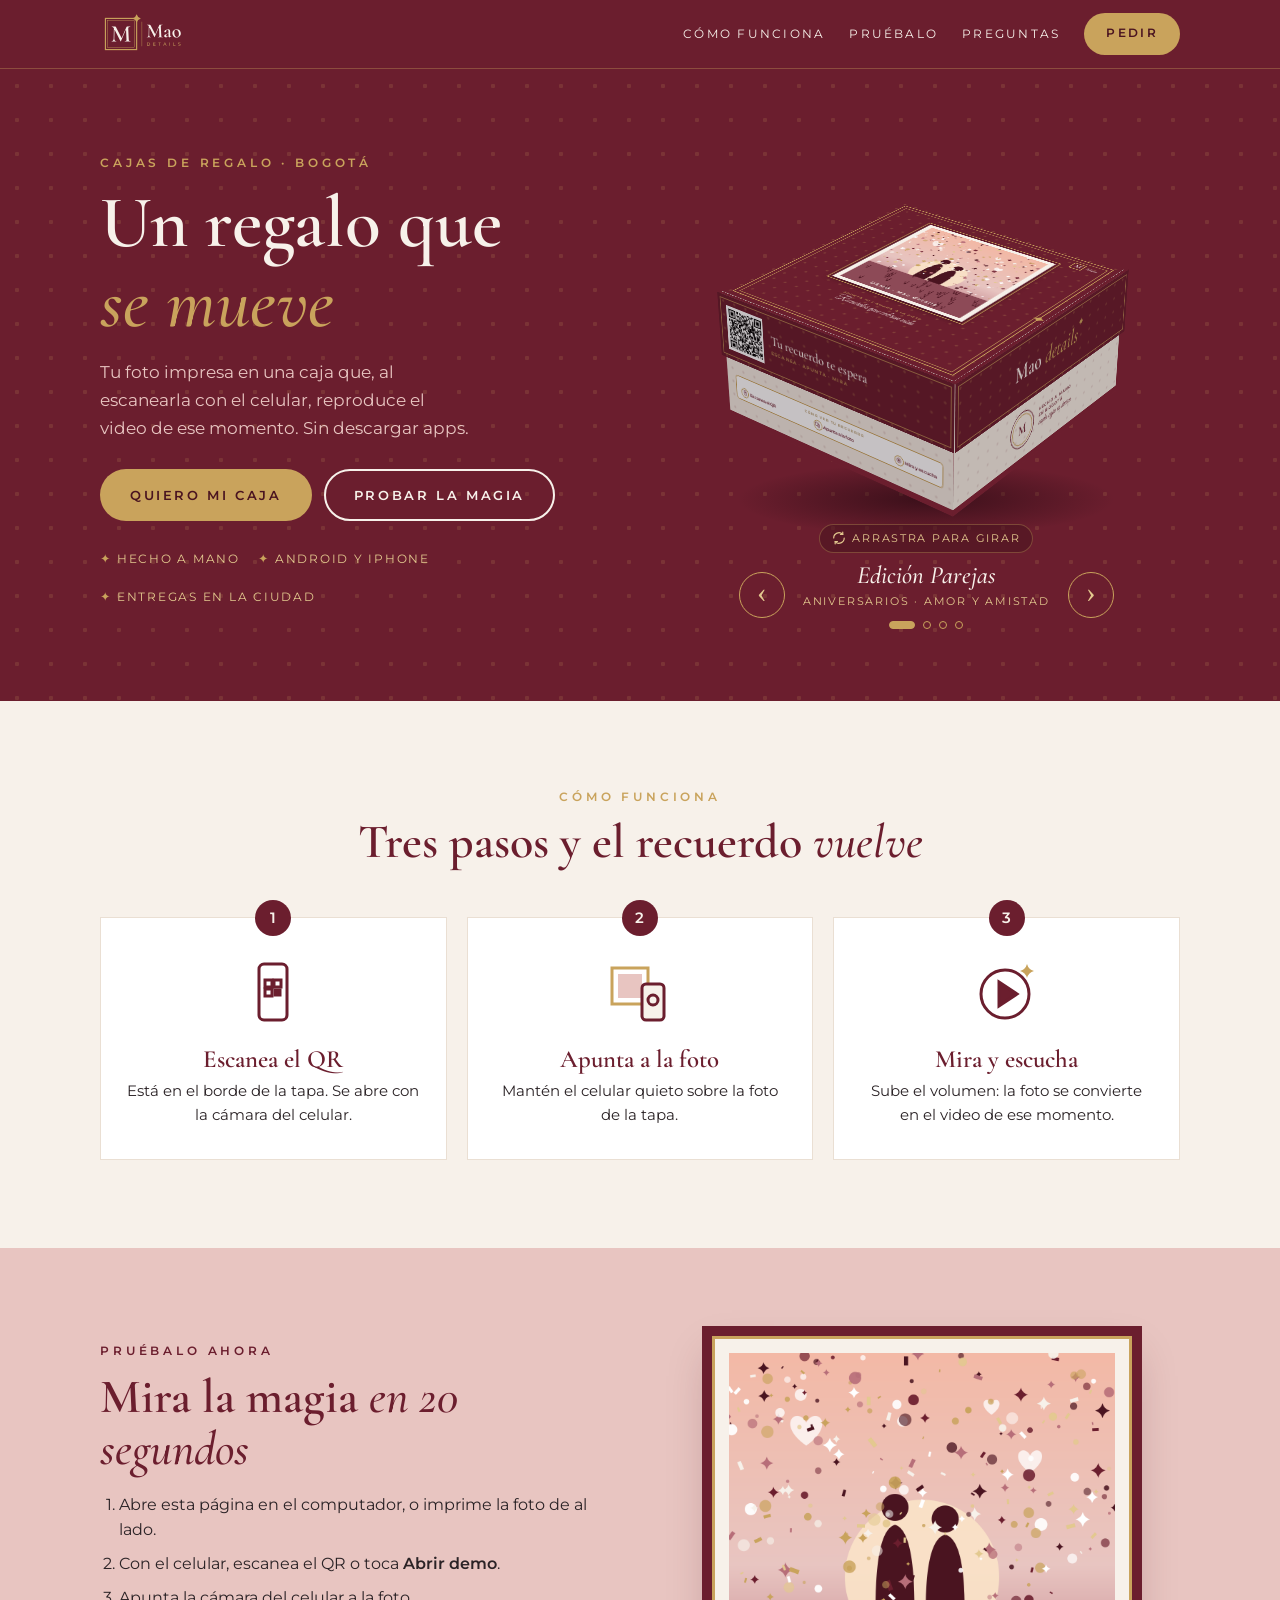
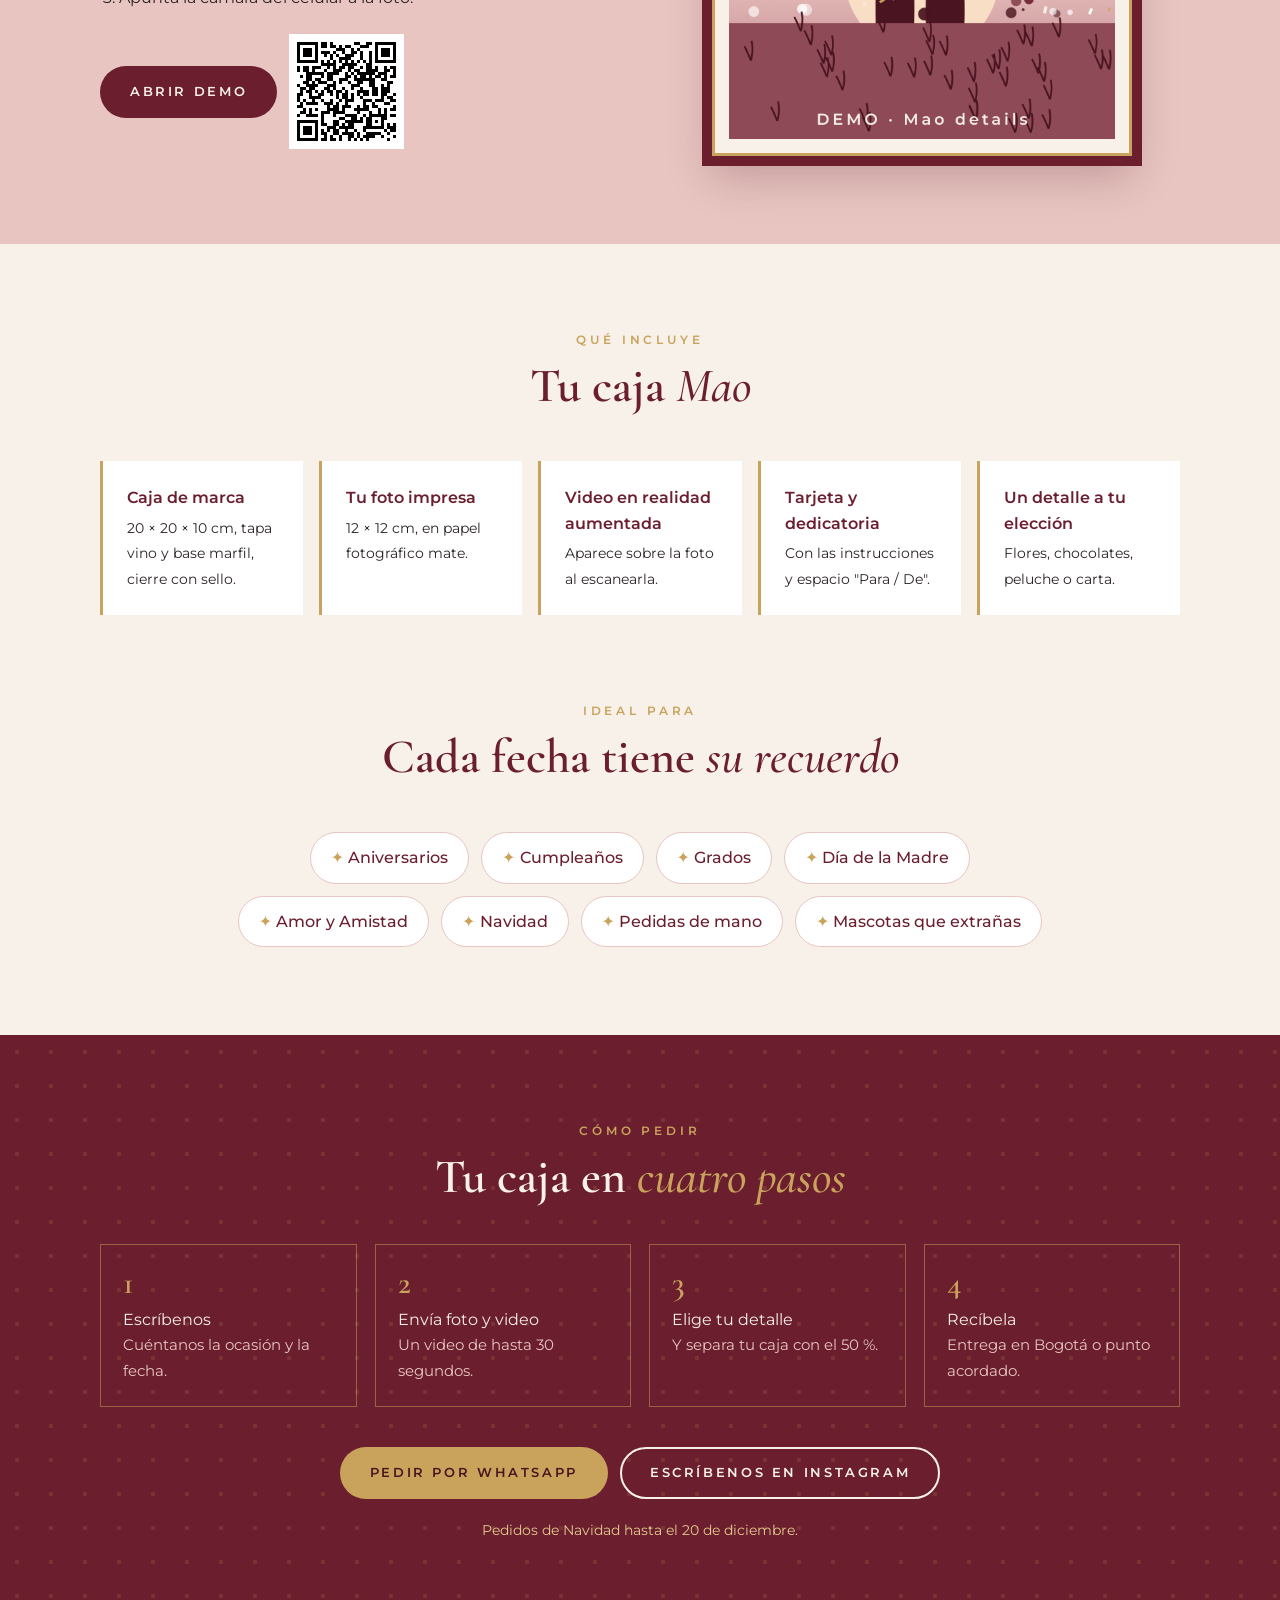
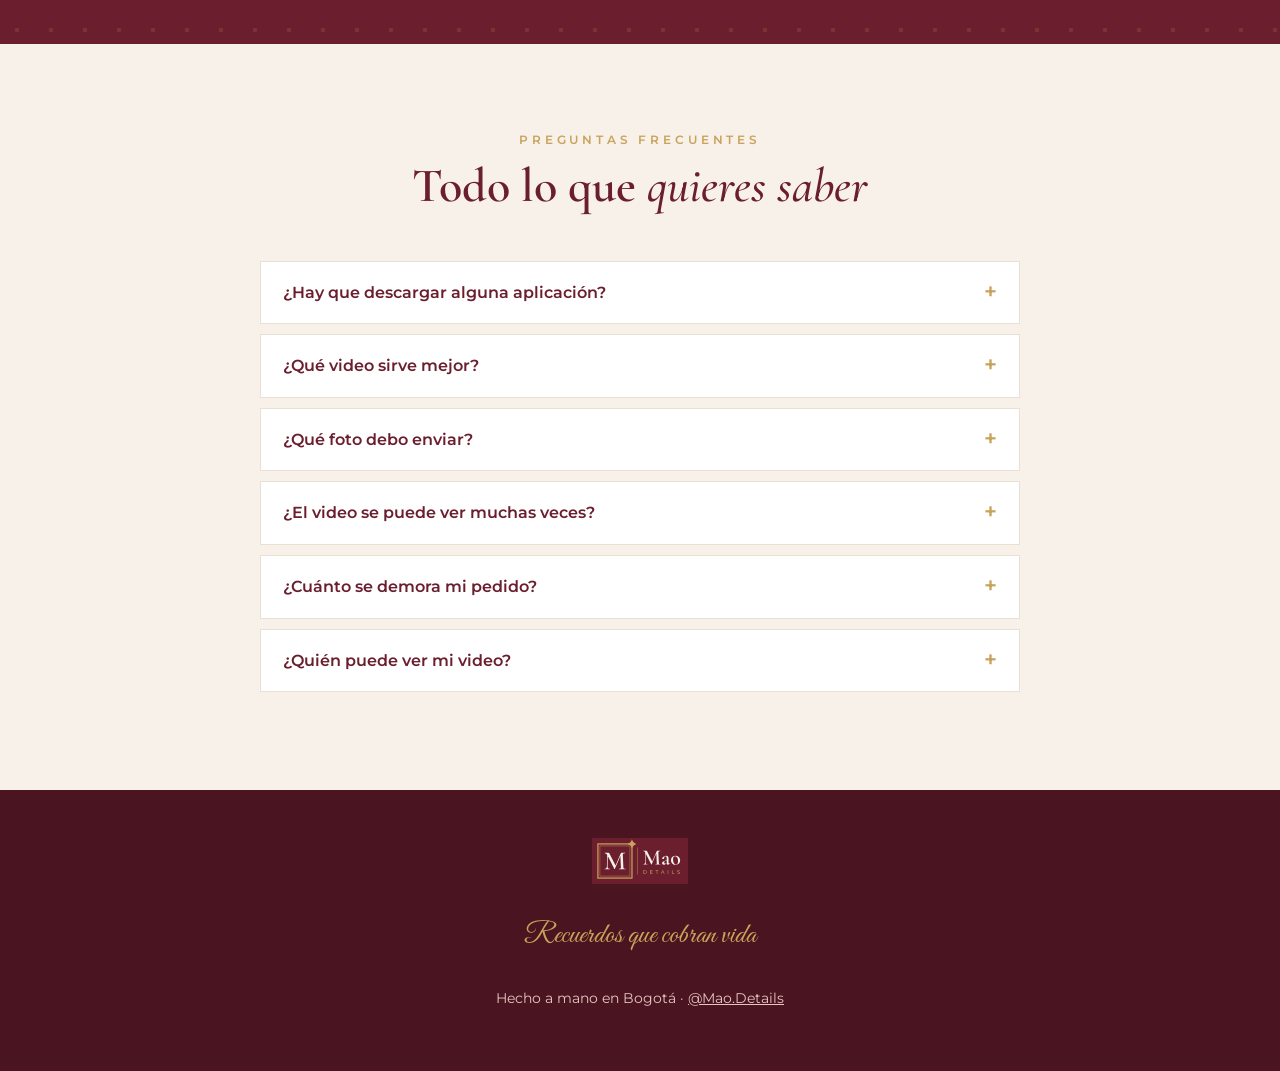
<file: index.html>
<!doctype html>
<html lang="es">
<head>
<meta charset="utf-8">
<meta name="viewport" content="width=device-width, initial-scale=1">
<title>Mao details · Recuerdos que cobran vida</title>
<meta name="description" content="Cajas de regalo en Bogotá con tu foto impresa que, al escanearla con el celular, reproduce el video de ese momento. Realidad aumentada sin descargar apps.">
<meta property="og:title" content="Mao details · Recuerdos que cobran vida">
<meta property="og:description" content="Cajas de regalo con foto + video en realidad aumentada. Bogotá.">
<meta property="og:image" content="assets/img/caja-mockup.png">
<meta name="theme-color" content="#6B1E2E">
<link rel="icon" href="assets/img/favicon.svg" type="image/svg+xml">
<link rel="icon" href="assets/img/favicon-32.png" sizes="32x32">
<link rel="apple-touch-icon" href="assets/img/icono-192.png">
<link rel="stylesheet" href="assets/css/estilos.css">
<style>
  /* Encabezado */
  .encabezado { position: sticky; top: 0; z-index: 10; background: var(--vino); border-bottom: 1px solid rgba(201,163,92,.35); }
  .encabezado .contenedor { display: flex; align-items: center; justify-content: space-between; min-height: 68px; gap: 16px; }
  .encabezado img { height: 42px; width: auto; }
  .encabezado nav { display: flex; align-items: center; gap: 24px; }
  .encabezado nav a.enlace { color: var(--marfil); text-decoration: none; font-size: .78rem; letter-spacing: .18em; text-transform: uppercase; }
  .encabezado nav a.enlace:hover { color: var(--dorado-cl); }
  .encabezado .boton { min-height: 42px; padding: 0 20px; font-size: .72rem; }
  @media (max-width: 760px) { .encabezado nav a.enlace { display: none; } }

  /* Portada */
  .heroe { color: var(--marfil); padding: 64px 0 72px; overflow: hidden; }
  .heroe .contenedor { display: grid; grid-template-columns: 1.05fr 1fr; align-items: center; gap: 40px; }
  .heroe h1 { color: var(--marfil); }
  .heroe h1 em { color: var(--dorado); display: block; }
  .heroe p.lead { font-size: 1.08rem; max-width: 34ch; color: var(--rosa); margin: 0 0 28px; }
  .heroe .acciones { display: flex; flex-wrap: wrap; gap: 12px; }
  .heroe .acciones .boton-borde { color: var(--marfil); }
  .heroe .sellos { display: flex; gap: 18px; flex-wrap: wrap; margin-top: 28px; font-size: .78rem; letter-spacing: .14em; text-transform: uppercase; color: var(--dorado-cl); }
  .heroe .sellos span::before { content: "✦ "; color: var(--dorado); }
  .heroe .imagen { position: relative; }
  .heroe .imagen:not(.vitrina) img { width: 100%; filter: drop-shadow(0 30px 40px rgba(0,0,0,.35)); animation: flotar 6s ease-in-out infinite; }
  @keyframes flotar { 50% { transform: translateY(-10px); } }
  @media (max-width: 860px) { .heroe .contenedor { grid-template-columns: 1fr; text-align: center; } .heroe p.lead { margin-inline: auto; } .heroe .acciones, .heroe .sellos { justify-content: center; } .heroe .imagen { max-width: 440px; margin: 0 auto; } }

  /* Vitrina 3D */
  .vitrina { --w: clamp(200px, 24vw, 280px); --h: calc(var(--w) * .5); --b: calc(var(--h) * .5); --lw: calc(var(--w) * 1.024);
    display: flex; flex-direction: column; align-items: center; gap: 8px; width: 100%; }
  .heroe .vitrina img.respaldo { display: none; }
  .vitrina:not(.lista) .deslizador, .vitrina:not(.lista) .vitrina-control, .vitrina:not(.lista) .pista-giro, .vitrina:not(.lista) .sombra-piso { display: none; }
  .vitrina:not(.lista) img.respaldo { display: block; width: 100%; filter: drop-shadow(0 30px 40px rgba(0,0,0,.35)); }
  .escena { position: relative; width: 100%; height: calc(var(--w) * 1.5); cursor: grab; touch-action: pan-y; user-select: none; -webkit-user-select: none; -webkit-tap-highlight-color: transparent; }
  .escena:active { cursor: grabbing; }
  .escena:focus-visible { outline: 2px dashed var(--dorado); outline-offset: 4px; border-radius: 8px; }
  .deslizador { position: absolute; inset: 0; perspective: calc(var(--w) * 5); perspective-origin: 50% 35%; }
  .flotador { position: absolute; left: 50%; top: 50%; transform-style: preserve-3d; animation: flotar 6s ease-in-out infinite; }
  .caja { position: absolute; left: 0; top: 0; transform-style: preserve-3d; font-size: calc(var(--w) / 30); font-family: var(--sans); }
  .sombra-piso { position: absolute; left: 50%; bottom: 4%; width: calc(var(--w) * 1.35); height: calc(var(--w) * .26); transform: translateX(-50%);
    background: radial-gradient(closest-side, rgba(20,4,10,.55), rgba(20,4,10,0)); animation: sombra 6s ease-in-out infinite; }
  @keyframes sombra { 50% { transform: translateX(-50%) scale(.9); opacity: .75; } }
  .grupo { position: absolute; transform-style: preserve-3d; }
  .cara { position: absolute; left: 0; top: 0; backface-visibility: hidden; -webkit-backface-visibility: hidden; overflow: hidden; }
  .cara-in { position: absolute; inset: 0; }
  .cara .luz { position: absolute; inset: 0; background: #12040a; opacity: 0; pointer-events: none; }
  .caja p { margin: 0; line-height: 1.15; }
  .caja .mini { font: 600 .5em/1.4 var(--sans); letter-spacing: .26em; text-transform: uppercase; }
  .caja .script { font-family: var(--script); color: var(--acento); }
  .caja .serif { font-family: var(--serif); font-weight: 600; }
  .logo-lado svg path, .destello-tapa path { fill: currentColor; }

  /* Base (marfil) */
  .base .lado { width: var(--w); height: var(--h); margin: calc(var(--h) / -2) 0 0 calc(var(--w) / -2); background-color: var(--base);
    background-image: radial-gradient(circle, color-mix(in srgb, var(--tapa) 13%, transparent) 1px, transparent 1.6px); background-size: 1.6em 1.6em;
    border-bottom: .8em solid var(--tapa); color: var(--tapa); }
  .base .frente { transform: translateZ(calc(var(--w) / 2)); }
  .base .der { transform: rotateY(90deg) translateZ(calc(var(--w) / 2)); }
  .base .atras { transform: rotateY(180deg) translateZ(calc(var(--w) / 2)); }
  .base .izq { transform: rotateY(-90deg) translateZ(calc(var(--w) / 2)); }
  .base .fondo { width: var(--w); height: var(--w); margin: calc(var(--w) / -2) 0 0 calc(var(--w) / -2); background: var(--tapa-osc); transform: rotateX(-90deg) translateZ(calc(var(--h) / 2)); }
  .base .zona { position: absolute; left: 0; right: 0; bottom: 0; height: calc(var(--h) - var(--b) - .8em); display: flex; align-items: center; justify-content: center; padding: .4em 1.2em; text-align: center; }
  .base .panel { width: 100%; background: #fff; border: .08em solid var(--acento); border-radius: .4em; padding: .35em .6em; }
  .base .panel .mini { font-size: .42em; color: var(--acento); filter: brightness(.8); }
  .pasos3d { display: flex; justify-content: space-between; gap: .4em; margin-top: .2em; }
  .paso3d { display: flex; align-items: center; gap: .3em; font-size: .52em; font-weight: 600; text-align: left; line-height: 1.15; }
  .paso3d .ic { flex: none; width: 2.2em; height: 2.2em; border-radius: 50%; border: .12em solid var(--acento); display: grid; place-items: center; }
  .paso3d .ic svg { width: 1.3em; height: 1.3em; }
  .base .fila { display: flex; align-items: center; gap: .8em; text-align: left; }
  .base .fila .script { font-size: 1.15em; color: var(--tapa); }
  .sello-redondo { width: 4.2em; height: 4.2em; border-radius: 50%; border: .12em solid var(--tapa); outline: .06em solid var(--acento); outline-offset: -.45em; display: grid; place-items: center; }
  .sello-redondo b { font: 600 1.6em/1 var(--serif); }
  .base .serif.peq { font-size: 1.5em; }
  .base em { color: var(--acento); filter: brightness(.85); }

  /* Tapa (color de la edición) */
  .tapa .lado, .tapa .techo { background-color: var(--tapa); color: var(--texto-tapa);
    background-image: radial-gradient(circle, color-mix(in srgb, var(--acento) 26%, transparent) 1px, transparent 1.6px); background-size: 1.6em 1.6em; }
  .tapa .lado { width: var(--lw); height: var(--b); margin: calc(var(--b) / -2) 0 0 calc(var(--lw) / -2); }
  .tapa .lado .cara-in { display: flex; align-items: center; justify-content: center; padding: .7em 1.2em; text-align: center; }
  .tapa .lado .cara-in::before { content: ""; position: absolute; inset: .4em; border: .06em solid var(--acento); opacity: .7; }
  .tapa .frente { transform: translateY(calc((var(--h) - var(--b)) / -2)) translateZ(calc(var(--lw) / 2)); }
  .tapa .der { transform: translateY(calc((var(--h) - var(--b)) / -2)) rotateY(90deg) translateZ(calc(var(--lw) / 2)); }
  .tapa .atras { transform: translateY(calc((var(--h) - var(--b)) / -2)) rotateY(180deg) translateZ(calc(var(--lw) / 2)); }
  .tapa .izq { transform: translateY(calc((var(--h) - var(--b)) / -2)) rotateY(-90deg) translateZ(calc(var(--lw) / 2)); }
  .tapa .fila { display: flex; align-items: center; gap: 1em; text-align: left; width: 100%; }
  .tapa .qr { flex: none; width: 5.2em; height: 5.2em; background: #fff; padding: .3em; }
  .tapa .qr svg { width: 100%; height: 100%; display: block; }
  .tapa .fila .serif { font-size: 1.55em; }
  .tapa .fila .mini { color: var(--acento); margin-top: .3em; }
  .tapa .script.grande { font-size: 2.2em; }
  .logo-lado { font: 600 2.6em/1 var(--serif); position: relative; }
  .logo-lado em { color: var(--acento); }
  .logo-lado svg { position: absolute; width: .3em; height: .3em; right: -.35em; top: -.1em; color: var(--acento); }
  .tapa .techo { width: var(--lw); height: var(--lw); margin: calc(var(--lw) / -2) 0 0 calc(var(--lw) / -2); transform: translateY(calc(var(--h) / -2)) rotateX(90deg); }
  .marco-tapa { position: absolute; inset: 1.1em; border: .12em solid var(--acento); }
  .marco-tapa::after { content: ""; position: absolute; inset: .35em; border: .06em solid var(--acento); opacity: .7; }
  .foto-tapa { position: absolute; left: 50%; top: 3.6em; width: 17em; height: 17em; transform: translateX(-50%); background: var(--marfil); padding: .6em;
    outline: .1em solid var(--acento); outline-offset: .35em; box-shadow: 0 .3em .9em rgba(0,0,0,.35); }
  .foto-tapa img, .foto-tapa svg { width: 100%; height: 100%; display: block; object-fit: cover; }
  .sello-m { position: absolute; top: 2em; right: 2.3em; display: flex; align-items: center; gap: .3em; color: var(--texto-tapa); }
  .sello-m b { font: 600 .9em/1 var(--serif); border: .08em solid var(--acento); padding: .15em .3em; }
  .sello-m span { font: 600 .75em/1 var(--serif); }
  .destello-tapa { position: absolute; right: .55em; top: 50%; width: 1.2em; height: 1.2em; margin-top: -.6em; color: var(--acento); }
  .textos-tapa { position: absolute; left: 0; right: 0; top: 22.4em; text-align: center; }
  .textos-tapa .mini { color: var(--acento); font-size: .48em; }
  .textos-tapa .script { font-size: 1.3em; margin-top: .15em; color: var(--texto-tapa); opacity: .9; }

  /* Controles */
  .pista-giro { position: absolute; left: 50%; bottom: 0; transform: translateX(-50%); display: inline-flex; align-items: center; gap: 6px; white-space: nowrap;
    font-size: .68rem; letter-spacing: .16em; text-transform: uppercase; color: var(--dorado-cl); background: rgba(74,20,32,.55); border: 1px solid rgba(201,163,92,.35);
    padding: 5px 12px; border-radius: 999px; transition: opacity .5s; pointer-events: none; }
  .pista-giro svg { width: 14px; height: 14px; }
  .pista-giro.oculta { opacity: 0; }
  .vitrina-control { display: flex; align-items: center; justify-content: center; gap: 18px; width: 100%; }
  .vitrina-flecha { flex: none; width: 46px; height: 46px; border-radius: 50%; border: 1.5px solid var(--dorado); background: transparent; color: var(--dorado-cl);
    font: 400 1.8rem/1 var(--serif); cursor: pointer; display: grid; place-items: center; padding-bottom: 4px; transition: background .2s, color .2s; }
  .vitrina-flecha:hover { background: var(--dorado); color: var(--vino-osc); }
  .vitrina-info { text-align: center; min-width: 210px; }
  .vitrina-nombre { margin: 0; font: italic 500 1.55rem/1.2 var(--serif); color: var(--marfil); }
  .vitrina-ocasion { margin: 2px 0 10px; font-size: .7rem; letter-spacing: .16em; text-transform: uppercase; color: var(--dorado-cl); }
  .vitrina-puntos { display: flex; justify-content: center; gap: 8px; }
  .vitrina-puntos button { width: 8px; height: 8px; padding: 0; border-radius: 999px; border: 1px solid var(--dorado); background: transparent; cursor: pointer; transition: width .3s, background .3s; }
  .vitrina-puntos button[aria-current="true"] { width: 26px; background: var(--dorado); }
  @media (max-width: 860px) { .vitrina { --w: min(58vw, 260px); } .heroe .imagen.vitrina { max-width: none; } }
  @media (max-width: 420px) { .vitrina-control { gap: 10px; } .vitrina-info { min-width: 0; } }

  section.bloque { padding: 88px 0; }
  .titulo-seccion { text-align: center; max-width: 640px; margin: 0 auto 48px; }

  /* Pasos */
  .pasos { display: grid; grid-template-columns: repeat(3, 1fr); gap: 20px; counter-reset: paso; }
  .paso { background: var(--blanco); padding: 32px 26px; text-align: center; border: 1px solid #eadfd3; position: relative; }
  .paso::before { counter-increment: paso; content: counter(paso); position: absolute; top: -18px; left: 50%; transform: translateX(-50%); width: 36px; height: 36px; border-radius: 50%;
    background: var(--vino); color: var(--marfil); font: 600 .95rem/36px var(--sans); }
  .paso svg { width: 64px; height: 64px; margin: 10px auto 14px; color: var(--vino); }
  .paso h3 { font-size: 1.55rem; margin-bottom: 6px; }
  .paso p { margin: 0; font-size: .95rem; }
  @media (max-width: 760px) { .pasos { grid-template-columns: 1fr; gap: 32px; } }

  /* Demo */
  .demo { background: var(--rosa); }
  .demo .contenedor { display: grid; grid-template-columns: 1fr 1fr; gap: 48px; align-items: center; }
  .demo .foto { background: var(--marfil); padding: 14px; border: 3px solid var(--dorado); box-shadow: 0 0 0 10px var(--vino), 0 20px 40px rgba(74,20,32,.25); max-width: 420px; margin: 0 auto; }
  .demo ol { padding-left: 1.2em; margin: 0 0 24px; }
  .demo li { margin-bottom: 8px; }
  @media (max-width: 860px) { .demo .contenedor { grid-template-columns: 1fr; } }

  /* Incluye */
  .incluye { display: grid; grid-template-columns: repeat(auto-fit, minmax(200px, 1fr)); gap: 16px; }
  .item { background: var(--blanco); padding: 24px; border-left: 3px solid var(--dorado); }
  .item strong { display: block; color: var(--vino); margin-bottom: 4px; }
  .item span { font-size: .9rem; }

  /* Ocasiones */
  .ocasiones { display: flex; flex-wrap: wrap; justify-content: center; gap: 12px; max-width: 820px; margin: 0 auto; }
  .ocasiones span { background: var(--blanco); border: 1px solid var(--rosa); padding: 12px 20px; border-radius: 999px; color: var(--vino); font-weight: 500; }
  .ocasiones span::before { content: "✦ "; color: var(--dorado); }

  /* Pedir */
  .pedir { color: var(--marfil); text-align: center; }
  .pedir h2 { color: var(--marfil); }
  .pedir h2 em { color: var(--dorado); }
  .pedir ol { list-style: none; padding: 0; display: grid; grid-template-columns: repeat(4, 1fr); gap: 18px; margin: 40px 0; text-align: left; }
  .pedir li { border: 1px solid rgba(201,163,92,.5); padding: 22px; }
  .pedir li b { display: block; font-family: var(--serif); font-size: 2rem; color: var(--dorado); line-height: 1; margin-bottom: 8px; }
  .pedir li span { color: var(--rosa); font-size: .92rem; }
  .pedir .acciones { display: flex; justify-content: center; flex-wrap: wrap; gap: 12px; }
  .pedir .acciones .boton-borde { color: var(--marfil); }
  .pedir .aviso { margin-top: 20px; color: var(--dorado-cl); font-size: .9rem; }
  @media (max-width: 860px) { .pedir ol { grid-template-columns: 1fr 1fr; } }
  @media (max-width: 520px) { .pedir ol { grid-template-columns: 1fr; } }

  /* Preguntas */
  .faq { max-width: 760px; margin: 0 auto; }
  .faq details { background: var(--blanco); border: 1px solid #eadfd3; margin-bottom: 10px; }
  .faq summary { cursor: pointer; padding: 18px 22px; font-weight: 600; color: var(--vino); list-style: none; display: flex; justify-content: space-between; gap: 12px; }
  .faq summary::after { content: "+"; color: var(--dorado); font-size: 1.4rem; line-height: 1; }
  .faq details[open] summary::after { content: "–"; }
  .faq details p { margin: 0; padding: 0 22px 20px; }

  footer { background: var(--vino-osc); color: var(--rosa); padding: 48px 0; text-align: center; font-size: .85rem; }
  footer img { height: 46px; width: auto; margin: 0 auto 14px; }
  footer .script { font-size: 1.8rem; color: var(--dorado); }
</style>
</head>
<body>

<header class="encabezado">
  <div class="contenedor">
    <a href="#inicio" aria-label="Mao details, inicio"><img src="assets/img/logo-horizontal-negativo.svg" alt="Mao details"></a>
    <nav>
      <a class="enlace" href="#como-funciona">Cómo funciona</a>
      <a class="enlace" href="#demo">Pruébalo</a>
      <a class="enlace" href="#preguntas">Preguntas</a>
      <a class="boton boton-dorado js-pedir" href="#pedir">Pedir</a>
    </nav>
  </div>
</header>

<main id="inicio">
  <section class="heroe patron-vino">
    <div class="contenedor">
      <div>
        <p class="sobretitulo">Cajas de regalo · <span class="js-ciudad">Bogotá</span></p>
        <h1>Un regalo que <em>se mueve</em></h1>
        <p class="lead">Tu foto impresa en una caja que, al escanearla con el celular, reproduce el video de ese momento. Sin descargar apps.</p>
        <div class="acciones">
          <a class="boton boton-dorado js-pedir" href="#pedir">Quiero mi caja</a>
          <a class="boton boton-borde" href="#demo">Probar la magia</a>
        </div>
        <div class="sellos"><span>Hecho a mano</span><span>Android y iPhone</span><span>Entregas en la ciudad</span></div>
      </div>
      <div class="imagen vitrina">
        <div class="escena" tabindex="0" role="img" aria-label="Caja Mao details. Arrastra para girarla.">
          <div class="sombra-piso"></div>
          <div class="deslizador"><div class="flotador"><div class="caja"></div></div></div>
          <img class="respaldo" src="assets/img/caja-mockup.png" alt="Caja Mao details con una foto en la tapa">
          <span class="pista-giro" aria-hidden="true">
            <svg viewBox="0 0 24 24" fill="none" stroke="currentColor" stroke-width="2" stroke-linecap="round"><path d="M3 12a9 9 0 0 1 15.5-6.2M21 12a9 9 0 0 1-15.5 6.2"/><path d="M18.5 2v4h-4M5.5 22v-4h4"/></svg>
            Arrastra para girar
          </span>
        </div>
        <div class="vitrina-control">
          <button type="button" class="vitrina-flecha vitrina-ant" aria-label="Edición anterior">‹</button>
          <div class="vitrina-info" aria-live="polite">
            <p class="vitrina-nombre">Edición Parejas</p>
            <p class="vitrina-ocasion">Aniversarios · Amor y Amistad</p>
            <div class="vitrina-puntos"></div>
          </div>
          <button type="button" class="vitrina-flecha vitrina-sig" aria-label="Edición siguiente">›</button>
        </div>
      </div>
    </div>
  </section>

  <section class="bloque" id="como-funciona">
    <div class="contenedor">
      <div class="titulo-seccion">
        <p class="sobretitulo">Cómo funciona</p>
        <h2>Tres pasos y el recuerdo <em>vuelve</em></h2>
      </div>
      <div class="pasos">
        <div class="paso">
          <svg viewBox="0 0 64 64" fill="none" stroke="currentColor" stroke-width="3" aria-hidden="true"><rect x="18" y="4" width="28" height="56" rx="5"/><rect x="24" y="20" width="7" height="7"/><rect x="33" y="20" width="7" height="7"/><rect x="24" y="29" width="7" height="7"/><rect x="34" y="30" width="5" height="5" fill="currentColor"/></svg>
          <h3>Escanea el QR</h3><p>Está en el borde de la tapa. Se abre con la cámara del celular.</p>
        </div>
        <div class="paso">
          <svg viewBox="0 0 64 64" fill="none" stroke="currentColor" stroke-width="3" aria-hidden="true"><rect x="4" y="8" width="36" height="36" stroke="#C9A35C"/><rect x="10" y="14" width="24" height="24" fill="#E8C5C1" stroke="none"/><rect x="34" y="24" width="22" height="36" rx="4" fill="#F7F1EA"/><circle cx="45" cy="40" r="5"/></svg>
          <h3>Apunta a la foto</h3><p>Mantén el celular quieto sobre la foto de la tapa.</p>
        </div>
        <div class="paso">
          <svg viewBox="0 0 64 64" fill="none" stroke="currentColor" stroke-width="3" aria-hidden="true"><circle cx="30" cy="34" r="24"/><path d="M24 22 L42 34 L24 46Z" fill="currentColor"/><path d="M52 4 Q53.5 9.5 59 11 Q53.5 12.5 52 18 Q50.5 12.5 45 11 Q50.5 9.5 52 4Z" fill="#C9A35C" stroke="none"/></svg>
          <h3>Mira y escucha</h3><p>Sube el volumen: la foto se convierte en el video de ese momento.</p>
        </div>
      </div>
    </div>
  </section>

  <section class="bloque demo" id="demo">
    <div class="contenedor">
      <div>
        <p class="sobretitulo" style="color:var(--vino)">Pruébalo ahora</p>
        <h2>Mira la magia <em>en 20 segundos</em></h2>
        <ol>
          <li>Abre esta página en el computador, o imprime la foto de al lado.</li>
          <li>Con el celular, escanea el QR o toca <b>Abrir demo</b>.</li>
          <li>Apunta la cámara del celular a la foto.</li>
        </ol>
        <div class="acciones" style="display:flex;gap:12px;flex-wrap:wrap;align-items:center">
          <a class="boton boton-vino" href="ver.html?p=demo">Abrir demo</a>
          <div id="qr-demo" aria-label="Código QR de la demo" style="background:#fff;padding:8px;line-height:0"></div>
        </div>
      </div>
      <div class="foto"><img src="pedidos/demo/foto.png" alt="Foto de demostración: dos siluetas frente a un atardecer con confeti" width="1080" height="1080"></div>
    </div>
  </section>

  <section class="bloque">
    <div class="contenedor">
      <div class="titulo-seccion">
        <p class="sobretitulo">Qué incluye</p>
        <h2>Tu caja <em>Mao</em></h2>
      </div>
      <div class="incluye">
        <div class="item"><strong>Caja de marca</strong><span>20 × 20 × 10 cm, tapa vino y base marfil, cierre con sello.</span></div>
        <div class="item"><strong>Tu foto impresa</strong><span>12 × 12 cm, en papel fotográfico mate.</span></div>
        <div class="item"><strong>Video en realidad aumentada</strong><span>Aparece sobre la foto al escanearla.</span></div>
        <div class="item"><strong>Tarjeta y dedicatoria</strong><span>Con las instrucciones y espacio "Para / De".</span></div>
        <div class="item"><strong>Un detalle a tu elección</strong><span>Flores, chocolates, peluche o carta.</span></div>
      </div>
    </div>
  </section>

  <section class="bloque" style="padding-top:0">
    <div class="contenedor">
      <div class="titulo-seccion">
        <p class="sobretitulo">Ideal para</p>
        <h2>Cada fecha tiene <em>su recuerdo</em></h2>
      </div>
      <div class="ocasiones">
        <span>Aniversarios</span><span>Cumpleaños</span><span>Grados</span><span>Día de la Madre</span><span>Amor y Amistad</span><span>Navidad</span><span>Pedidas de mano</span><span>Mascotas que extrañas</span>
      </div>
    </div>
  </section>

  <section class="bloque pedir patron-vino" id="pedir">
    <div class="contenedor">
      <p class="sobretitulo">Cómo pedir</p>
      <h2>Tu caja en <em>cuatro pasos</em></h2>
      <ol>
        <li><b>1</b>Escríbenos<br><span>Cuéntanos la ocasión y la fecha.</span></li>
        <li><b>2</b>Envía foto y video<br><span>Un video de hasta 30 segundos.</span></li>
        <li><b>3</b>Elige tu detalle<br><span>Y separa tu caja con el 50 %.</span></li>
        <li><b>4</b>Recíbela<br><span>Entrega en <span class="js-ciudad">Bogotá</span> o punto acordado.</span></li>
      </ol>
      <div class="acciones">
        <a class="boton boton-dorado" id="btn-whatsapp" href="#" target="_blank" rel="noopener" hidden>Pedir por WhatsApp</a>
        <a class="boton boton-borde" id="btn-instagram" href="#" target="_blank" rel="noopener">Escríbenos en Instagram</a>
      </div>
      <p class="aviso">Pedidos de Navidad hasta el <span class="js-limite">15 de diciembre</span>.</p>
    </div>
  </section>

  <section class="bloque" id="preguntas">
    <div class="contenedor">
      <div class="titulo-seccion">
        <p class="sobretitulo">Preguntas frecuentes</p>
        <h2>Todo lo que <em>quieres saber</em></h2>
      </div>
      <div class="faq">
        <details><summary>¿Hay que descargar alguna aplicación?</summary><p>No. Se abre en el navegador del celular al escanear el QR. Funciona en Android y en iPhone.</p></details>
        <details><summary>¿Qué video sirve mejor?</summary><p>Un video de hasta 30 segundos, grabado de forma horizontal o cuadrada y con buena luz. Si tiene audio, también se escucha.</p></details>
        <details><summary>¿Qué foto debo enviar?</summary><p>Una foto nítida, con buena luz y con detalles: personas, lugares, colores. Las fotos muy oscuras o de un solo color se escanean peor.</p></details>
        <details><summary>¿El video se puede ver muchas veces?</summary><p>Sí, cada vez que se apunte el celular a la foto de la caja.</p></details>
        <details><summary>¿Cuánto se demora mi pedido?</summary><p>Escríbenos con tu fecha y te confirmamos la disponibilidad. En temporadas como Navidad y el Día de la Madre los cupos son limitados.</p></details>
        <details><summary>¿Quién puede ver mi video?</summary><p>El enlace de tu video no aparece en esta página ni en nuestras redes: se abre con el QR de tu caja. Si prefieres, después de la entrega lo retiramos.</p></details>
      </div>
    </div>
  </section>
</main>

<footer>
  <img src="assets/img/logo-horizontal-negativo.svg" alt="Mao details">
  <p class="script">Recuerdos que cobran vida</p>
  <p>Hecho a mano en <span class="js-ciudad">Bogotá</span> · <a id="ig-footer" href="#" target="_blank" rel="noopener">@mao.details</a></p>
</footer>

<script src="assets/js/config.js"></script>
<script src="vendor/qrcode.js"></script>
<script src="assets/js/caja3d.js"></script>
<script>
  (function () {
    var c = window.MAO_CONFIG || {};
    var ig = "https://ig.me/m/" + (c.instagram || "mao.details");
    document.getElementById("btn-instagram").href = ig;
    document.getElementById("ig-footer").href = "https://instagram.com/" + (c.instagram || "mao.details");
    document.getElementById("ig-footer").textContent = "@" + (c.instagram || "mao.details");
    var wa = document.getElementById("btn-whatsapp");
    if (c.whatsapp) { wa.href = "https://wa.me/" + c.whatsapp + "?text=" + encodeURIComponent(c.mensajeWhatsapp || ""); wa.hidden = false; }
    document.querySelectorAll(".js-ciudad").forEach(function (e) { e.textContent = c.ciudad || "Bogotá"; });
    document.querySelectorAll(".js-limite").forEach(function (e) { e.textContent = c.fechaLimiteNavidad || ""; });
    // QR de la demo apuntando al visor en este mismo sitio
    try {
      var url = new URL("ver.html?p=demo", location.href).href;
      var q = qrcode(0, "M"); q.addData(url); q.make();
      document.getElementById("qr-demo").innerHTML = q.createSvgTag({ cellSize: 3, margin: 0, scalable: false });
    } catch (e) { document.getElementById("qr-demo").remove(); }
  })();
</script>
</body>
</html>
</file>
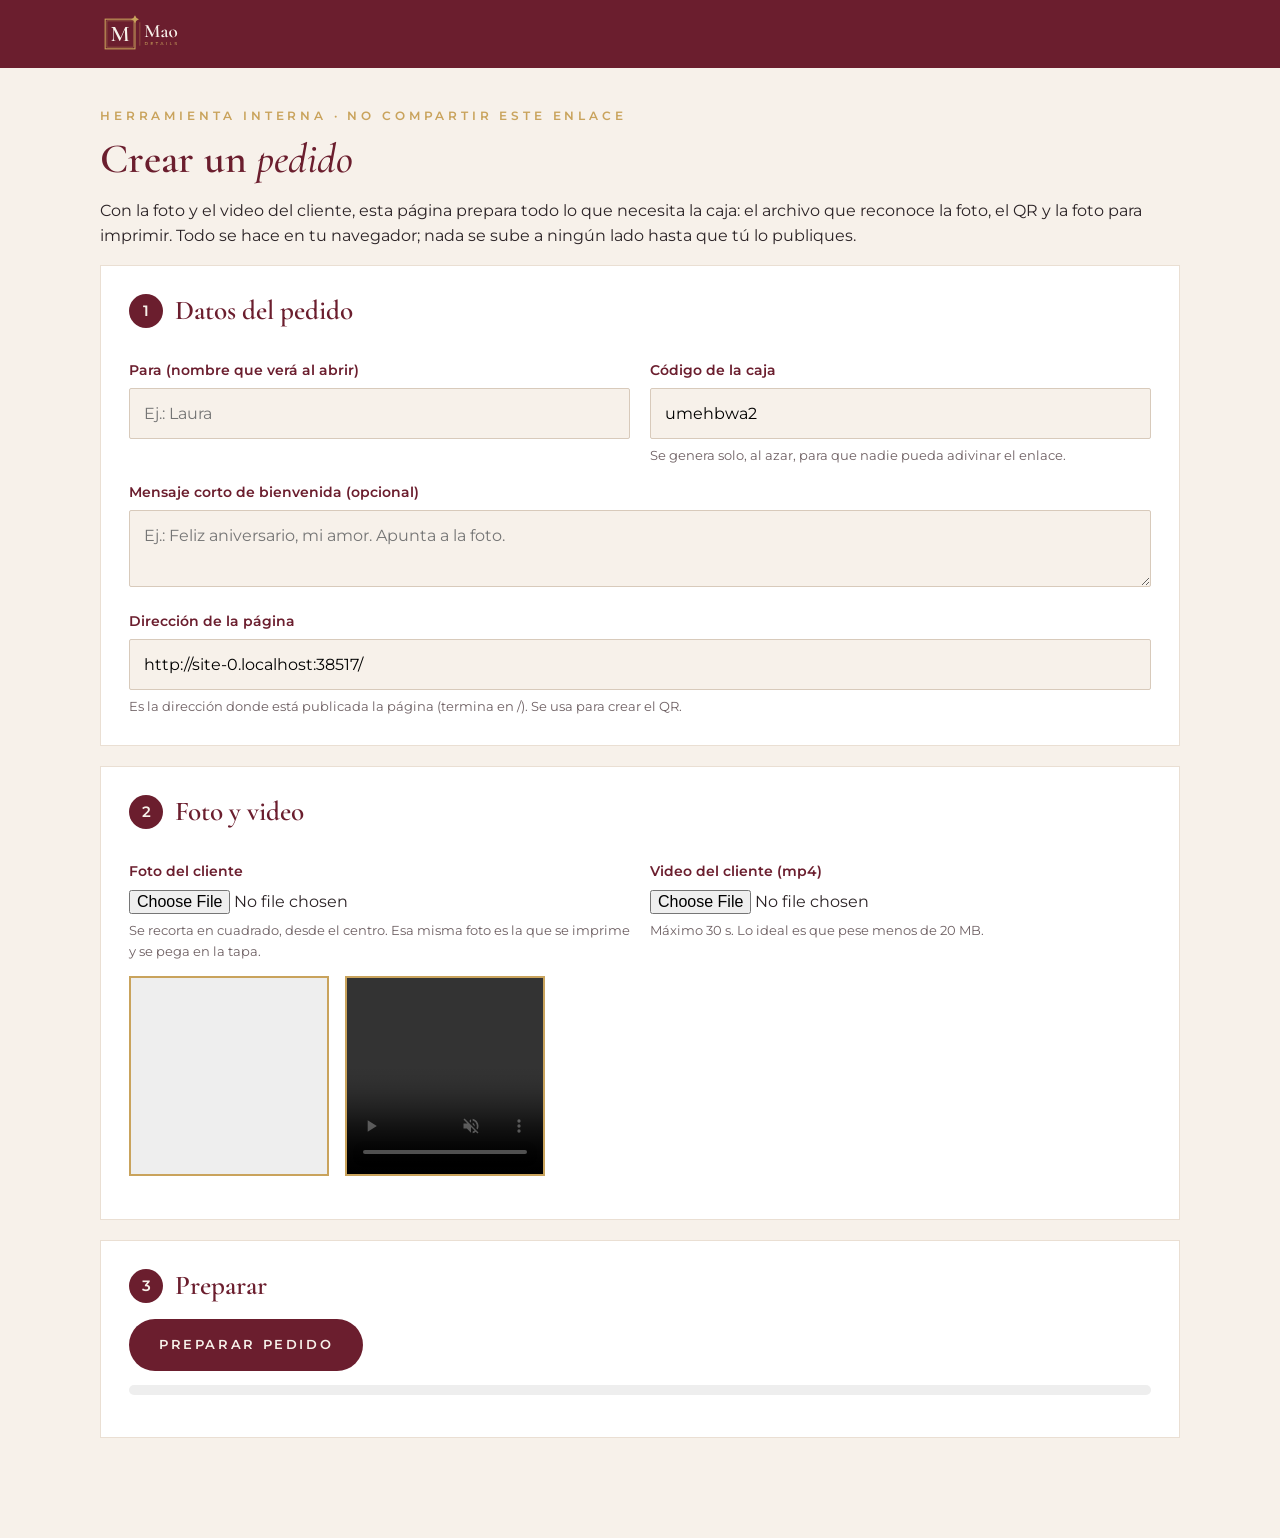
<file: crear.html>
<!doctype html>
<html lang="es">
<head>
<meta charset="utf-8">
<meta name="viewport" content="width=device-width, initial-scale=1">
<meta name="robots" content="noindex, nofollow">
<title>Crear pedido · Mao details (uso interno)</title>
<link rel="icon" href="assets/img/favicon.svg" type="image/svg+xml">
<link rel="stylesheet" href="assets/css/estilos.css">
<style>
  body { background: var(--marfil); }
  header { background: var(--vino); padding: 14px 0; }
  header img { height: 40px; width: auto; }
  main { padding: 40px 0 80px; }
  .tarjeta { background: var(--blanco); border: 1px solid #eadfd3; padding: 28px; margin-bottom: 20px; }
  .tarjeta h2 { font-size: 1.7rem; display: flex; gap: 12px; align-items: center; }
  .tarjeta h2 .n { width: 34px; height: 34px; border-radius: 50%; background: var(--vino); color: var(--marfil); font: 600 .95rem/34px var(--sans); text-align: center; flex: none; }
  label { display: block; font-weight: 600; font-size: .85rem; color: var(--vino); margin: 16px 0 6px; }
  input[type=text], input[type=url], textarea { width: 100%; padding: 12px 14px; border: 1px solid #d8cabb; background: var(--marfil); font: inherit; border-radius: var(--radio); }
  input[type=file] { font: inherit; }
  .ayuda { font-size: .82rem; color: #6d5f62; margin: 6px 0 0; }
  .fila { display: grid; grid-template-columns: 1fr 1fr; gap: 20px; }
  @media (max-width: 720px) { .fila { grid-template-columns: 1fr; } }
  .vista { display: flex; gap: 16px; flex-wrap: wrap; margin-top: 14px; }
  .vista canvas, .vista video { width: 200px; height: 200px; object-fit: contain; background: #eee; border: 2px solid var(--dorado); }
  .barra-progreso { height: 10px; background: #eee; border-radius: 99px; overflow: hidden; margin: 14px 0 6px; }
  .barra-progreso div { height: 100%; width: 0; background: var(--dorado); transition: width .2s; }
  .estado { font-size: .9rem; }
  .ok { color: #2e7d32; } .mal { color: #b3261e; } .alerta { color: #a15c00; }
  #resultado[hidden] { display: none; }
  #qr { background: #fff; padding: 10px; display: inline-block; line-height: 0; border: 1px solid #eadfd3; }
  code { background: var(--marfil); padding: 2px 6px; }
  ol.pasos-subir li { margin-bottom: 6px; }
</style>
</head>
<body>
<header><div class="contenedor"><img src="assets/img/logo-horizontal-negativo.svg" alt="Mao details"></div></header>
<main class="contenedor">
  <p class="sobretitulo">Herramienta interna · no compartir este enlace</p>
  <h1 style="font-size:2.6rem">Crear un <em>pedido</em></h1>
  <p>Con la foto y el video del cliente, esta página prepara todo lo que necesita la caja: el archivo que reconoce la foto, el QR y la foto para imprimir. Todo se hace en tu navegador; nada se sube a ningún lado hasta que tú lo publiques.</p>

  <div class="tarjeta">
    <h2><span class="n">1</span>Datos del pedido</h2>
    <div class="fila">
      <div><label for="para">Para (nombre que verá al abrir)</label><input type="text" id="para" placeholder="Ej.: Laura"></div>
      <div><label for="codigo">Código de la caja</label><input type="text" id="codigo" readonly><p class="ayuda">Se genera solo, al azar, para que nadie pueda adivinar el enlace.</p></div>
    </div>
    <label for="mensaje">Mensaje corto de bienvenida (opcional)</label>
    <textarea id="mensaje" rows="2" placeholder="Ej.: Feliz aniversario, mi amor. Apunta a la foto."></textarea>
    <label for="base">Dirección de la página</label>
    <input type="url" id="base">
    <p class="ayuda">Es la dirección donde está publicada la página (termina en /). Se usa para crear el QR.</p>
  </div>

  <div class="tarjeta">
    <h2><span class="n">2</span>Foto y video</h2>
    <div class="fila">
      <div>
        <label for="foto">Foto del cliente</label>
        <input type="file" id="foto" accept="image/*">
        <p class="ayuda">Se recorta en cuadrado, desde el centro. Esa misma foto es la que se imprime y se pega en la tapa.</p>
      </div>
      <div>
        <label for="video">Video del cliente (mp4)</label>
        <input type="file" id="video" accept="video/mp4,video/quicktime,video/*">
        <p class="ayuda">Máximo 30 s. Lo ideal es que pese menos de 20 MB.</p>
      </div>
    </div>
    <div class="vista"><canvas id="vista-foto" width="1000" height="1000"></canvas><video id="vista-video" muted playsinline controls></video></div>
    <p class="estado" id="estado-archivos"></p>
  </div>

  <div class="tarjeta">
    <h2><span class="n">3</span>Preparar</h2>
    <button class="boton boton-vino" id="btn-crear" disabled>Preparar pedido</button>
    <div class="barra-progreso"><div id="progreso"></div></div>
    <p class="estado" id="estado"></p>
  </div>

  <div class="tarjeta" id="resultado" hidden>
    <h2><span class="n">4</span>Listo: descarga y publica</h2>
    <div class="fila">
      <div>
        <p><b>Enlace de la caja:</b><br><a id="enlace" target="_blank" rel="noopener"></a></p>
        <div id="qr"></div>
        <p class="ayuda">Este QR va en la tapa y en la tarjeta.</p>
      </div>
      <div>
        <p><a class="boton boton-dorado" id="btn-zip" download>Descargar pedido (.zip)</a></p>
        <p class="ayuda">Incluye la carpeta <code>pedidos/CÓDIGO</code>, la foto para imprimir a 12 × 12 cm y el QR en PNG.</p>
        <ol class="pasos-subir">
          <li>Descomprime el .zip.</li>
          <li>En GitHub, entra a la carpeta <code>pedidos</code> y arrastra la carpeta del código. Toca <b>Commit changes</b>.</li>
          <li>Espera 1 o 2 minutos y abre el enlace para probar.</li>
          <li>Imprime <code>foto_12x12cm.jpg</code> en papel mate y pégala en la tapa.</li>
        </ol>
      </div>
    </div>
  </div>
</main>

<script src="vendor/jszip.min.js"></script>
<script src="vendor/qrcode.js"></script>
<script type="module">
import { Compiler } from "./vendor/mindar-image.prod.js";
const $ = (id) => document.getElementById(id);
const alfabeto = "abcdefghjkmnpqrstuvwxyz23456789";
const nuevoCodigo = () => Array.from(crypto.getRandomValues(new Uint8Array(8)), b => alfabeto[b % alfabeto.length]).join("");
$("codigo").value = nuevoCodigo();
$("base").value = new URL("./", location.href).href;

let fotoListo = false, videoArchivo = null;
const cv = $("vista-foto"), ctx = cv.getContext("2d");

$("foto").onchange = async (e) => {
  const f = e.target.files[0]; if (!f) return;
  const img = await crearImagen(URL.createObjectURL(f));
  const lado = Math.min(img.naturalWidth, img.naturalHeight);
  const sx = (img.naturalWidth - lado) / 2, sy = (img.naturalHeight - lado) / 2;
  ctx.drawImage(img, sx, sy, lado, lado, 0, 0, 1000, 1000);
  fotoListo = true;
  avisos(lado < 900 ? `<span class="alerta">La foto es pequeña (${lado}px). Se puede imprimir borrosa; pide una más grande si puedes.</span>` : `<span class="ok">Foto lista (${lado}px).</span>`);
  revisar();
};
$("video").onchange = (e) => {
  const f = e.target.files[0]; if (!f) return;
  videoArchivo = f; const v = $("vista-video"); v.src = URL.createObjectURL(f);
  v.onloadedmetadata = () => {
    const mb = f.size / 1048576;
    let msg = `Video: ${v.duration.toFixed(0)} s · ${mb.toFixed(1)} MB.`;
    if (mb > 24) msg = `<span class="mal">${msg} Pesa más de 24 MB: GitHub no lo acepta desde la web. Comprímelo (por ejemplo, exportándolo en 720p).</span>`;
    else if (v.duration > 35) msg = `<span class="alerta">${msg} Es largo; lo ideal son 30 s o menos.</span>`;
    else msg = `<span class="ok">${msg}</span>`;
    avisos(null, msg);
  };
  revisar();
};
let avF = "", avV = "";
function avisos(f, v) { if (f) avF = f; if (v) avV = v; $("estado-archivos").innerHTML = [avF, avV].filter(Boolean).join("<br>"); }
function revisar() { $("btn-crear").disabled = !(fotoListo && videoArchivo); }
function crearImagen(src) { return new Promise((ok, mal) => { const i = new Image(); i.onload = () => ok(i); i.onerror = mal; i.src = src; }); }
const aBlob = (c, tipo, q) => new Promise(r => c.toBlob(r, tipo, q));

$("btn-crear").onclick = async () => {
  $("btn-crear").disabled = true; $("estado").textContent = "Analizando la foto… (puede tardar 20–60 segundos)";
  try {
    const codigo = $("codigo").value;
    const img = await crearImagen(cv.toDataURL("image/jpeg", 0.95));
    const compiler = new Compiler();
    await compiler.compileImageTargets([img], (p) => { $("progreso").style.width = p.toFixed(0) + "%"; });
    const mind = await compiler.exportData();

    // Foto para imprimir: 12 cm a 300 dpi = 1417 px
    const imp = document.createElement("canvas"); imp.width = imp.height = 1417;
    imp.getContext("2d").drawImage(cv, 0, 0, 1417, 1417);
    const fotoImp = await aBlob(imp, "image/jpeg", 0.95);
    const fotoWeb = await aBlob(cv, "image/jpeg", 0.88);

    const ext = (videoArchivo.name.split(".").pop() || "mp4").toLowerCase();
    const nombreVideo = "video." + (ext === "mov" ? "mov" : "mp4");
    const config = { para: $("para").value.trim(), mensaje: $("mensaje").value.trim(), video: nombreVideo, target: "target.mind", creado: new Date().toLocaleDateString("sv") };

    const url = $("base").value.replace(/\/?$/, "/") + "ver.html?p=" + codigo;
    const q = qrcode(0, "M"); q.addData(url); q.make();
    $("qr").innerHTML = q.createSvgTag({ cellSize: 5, margin: 2 });
    const qrCanvas = document.createElement("canvas"); const n = q.getModuleCount(), cel = 20, m = 2;
    qrCanvas.width = qrCanvas.height = (n + m * 2) * cel; const qc = qrCanvas.getContext("2d");
    qc.fillStyle = "#fff"; qc.fillRect(0, 0, qrCanvas.width, qrCanvas.height); qc.fillStyle = "#4A1420";
    for (let r = 0; r < n; r++) for (let c = 0; c < n; c++) if (q.isDark(r, c)) qc.fillRect((c + m) * cel, (r + m) * cel, cel, cel);
    const qrPng = await aBlob(qrCanvas, "image/png");

    const zip = new JSZip();
    const dir = zip.folder("pedidos").folder(codigo);
    dir.file("config.json", JSON.stringify(config, null, 2));
    dir.file("target.mind", mind);
    dir.file(nombreVideo, videoArchivo);
    dir.file("foto.jpg", fotoWeb);
    zip.file(`IMPRIMIR_foto_12x12cm_${codigo}.jpg`, fotoImp);
    zip.file(`QR_${codigo}.png`, qrPng);
    zip.file("LEEME.txt", `Pedido ${codigo}\nPara: ${config.para}\nEnlace: ${url}\n\n1) Sube la carpeta pedidos/${codigo} a la carpeta pedidos del repositorio.\n2) Imprime la foto a 12 x 12 cm en papel mate.\n3) Pon el QR en la tapa y la tarjeta.\n4) Prueba el enlace antes de entregar.\n`);
    const blob = await zip.generateAsync({ type: "blob" });
    $("btn-zip").href = URL.createObjectURL(blob); $("btn-zip").download = `pedido_${codigo}.zip`;
    $("enlace").href = url; $("enlace").textContent = url;
    $("resultado").hidden = false; $("estado").innerHTML = '<span class="ok">Pedido preparado.</span>';
    $("resultado").scrollIntoView({ behavior: "smooth" });
  } catch (err) {
    console.error(err);
    $("estado").innerHTML = `<span class="mal">No se pudo preparar: ${err.message || err}. Prueba con Chrome en computador.</span>`;
    $("btn-crear").disabled = false;
  }
};
</script>
</body>
</html>
</file>
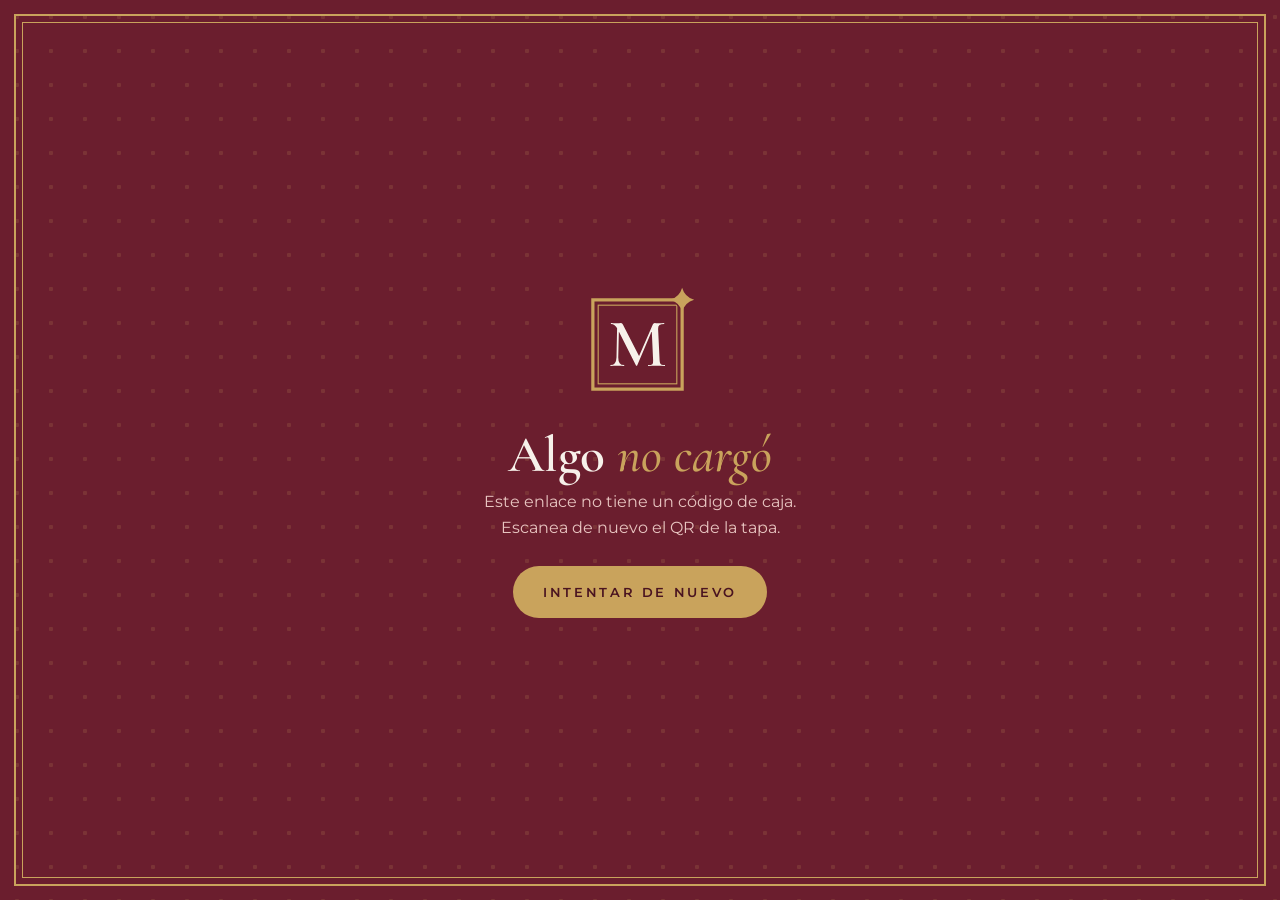
<file: ver.html>
<!doctype html>
<html lang="es">
<head>
<meta charset="utf-8">
<meta name="viewport" content="width=device-width, initial-scale=1, viewport-fit=cover">
<meta name="robots" content="noindex">
<title>Tu recuerdo · Mao details</title>
<meta name="theme-color" content="#6B1E2E">
<link rel="icon" href="assets/img/favicon.svg" type="image/svg+xml">
<link rel="stylesheet" href="assets/css/estilos.css">
<style>
  html, body { height: 100%; overflow: hidden; background: #000; }
  .pantalla { position: fixed; inset: 0; z-index: 20; display: flex; flex-direction: column; align-items: center; justify-content: center; text-align: center;
    padding: max(24px, env(safe-area-inset-top)) 24px max(24px, env(safe-area-inset-bottom)); color: var(--marfil); }
  .pantalla[hidden] { display: none; }
  .pantalla .marco-pantalla { position: absolute; inset: 14px; border: 2px solid var(--dorado); pointer-events: none; }
  .pantalla .marco-pantalla::before { content: ""; position: absolute; inset: 6px; border: 1px solid var(--dorado); }
  .pantalla img.logo { width: 120px; margin-bottom: 26px; }
  .pantalla h1 { color: var(--marfil); font-size: clamp(2.2rem, 9vw, 3.2rem); margin-bottom: 6px; }
  .pantalla h1 em { color: var(--dorado); }
  .pantalla .para { font-family: var(--script); font-size: 2.2rem; color: var(--dorado-cl); margin: 0 0 18px; min-height: 1em; }
  .pantalla p { max-width: 30ch; margin: 0 auto 26px; color: var(--rosa); }
  .pantalla .pequeno { font-size: .8rem; color: var(--dorado-cl); margin-top: 18px; }
  .pantalla .enlace { background: none; border: 0; color: var(--dorado-cl); text-decoration: underline; font: inherit; font-size: .9rem; cursor: pointer; margin-top: 14px; }

  /* Guía de escaneo */
  #guia { position: fixed; inset: 0; z-index: 10; pointer-events: none; display: flex; flex-direction: column; align-items: center; justify-content: center; }
  #guia[hidden] { display: none; }
  #guia .visor { width: min(72vw, 72vh, 360px); aspect-ratio: 1; position: relative; }
  #guia .visor i { position: absolute; width: 44px; height: 44px; border: 4px solid var(--dorado); animation: latir 1.6s ease-in-out infinite; }
  #guia .visor i:nth-child(1) { top: 0; left: 0; border-right: 0; border-bottom: 0; }
  #guia .visor i:nth-child(2) { top: 0; right: 0; border-left: 0; border-bottom: 0; }
  #guia .visor i:nth-child(3) { bottom: 0; left: 0; border-right: 0; border-top: 0; }
  #guia .visor i:nth-child(4) { bottom: 0; right: 0; border-left: 0; border-top: 0; }
  @keyframes latir { 50% { transform: scale(1.08); opacity: .7; } }
  .burbuja { margin-top: 26px; background: rgba(74,20,32,.88); color: var(--marfil); padding: 12px 20px; border-radius: 999px; font-size: .9rem; letter-spacing: .04em; border: 1px solid rgba(201,163,92,.6); }

  /* Barra inferior mientras se ve el video */
  #barra { position: fixed; left: 50%; bottom: max(18px, env(safe-area-inset-bottom)); transform: translateX(-50%); z-index: 15; display: flex; gap: 10px; }
  #barra[hidden] { display: none; }
  #barra button { min-height: 46px; padding: 0 18px; border-radius: 999px; border: 1px solid rgba(201,163,92,.7); background: rgba(74,20,32,.88); color: var(--marfil); font: 600 .72rem/1 var(--sans); letter-spacing: .16em; text-transform: uppercase; cursor: pointer; }

  /* Video sin cámara */
  #solo-video { position: fixed; inset: 0; z-index: 30; background: var(--vino-osc); display: flex; flex-direction: column; align-items: center; justify-content: center; padding: 24px; }
  #solo-video[hidden] { display: none; }
  #solo-video video { width: min(92vw, 70vh); max-height: 70vh; background: #000; border: 3px solid var(--dorado); }
  #solo-video button { margin-top: 18px; }

  #escena-contenedor { position: fixed; inset: 0; }
  .a-enter-vr, .a-enter-ar, .a-orientation-modal { display: none !important; }
  .mindar-ui-overlay { display: none !important; }
</style>
</head>
<body>

<!-- 1. Bienvenida -->
<section class="pantalla patron-vino" id="bienvenida">
  <div class="marco-pantalla"></div>
  <img class="logo" src="assets/img/isotipo.svg" alt="Mao details">
  <p class="sobretitulo">Alguien guardó un recuerdo</p>
  <p class="para" id="txt-para"></p>
  <h1>Tu recuerdo <em>te espera</em></h1>
  <p id="txt-mensaje">Toca el botón, permite la cámara y apunta a la foto de la tapa.</p>
  <button class="boton boton-dorado" id="btn-iniciar" disabled>Cargando…</button>
  <p class="pequeno">🔊 Sube el volumen</p>
  <button class="enlace" id="btn-solo-video" hidden>Ver el video sin cámara</button>
</section>

<!-- 2. Error / no encontrado -->
<section class="pantalla patron-vino" id="error" hidden>
  <div class="marco-pantalla"></div>
  <img class="logo" src="assets/img/isotipo.svg" alt="Mao details">
  <h1>Algo <em>no cargó</em></h1>
  <p id="txt-error">Revisa tu conexión a internet e intenta de nuevo.</p>
  <button class="boton boton-dorado" onclick="location.reload()">Intentar de nuevo</button>
  <button class="enlace" id="btn-solo-video-2" hidden>Ver el video sin cámara</button>
</section>

<!-- 3. Guía mientras busca la foto -->
<div id="guia" hidden>
  <div class="visor"><i></i><i></i><i></i><i></i></div>
  <div class="burbuja" id="txt-guia">Apunta a la foto de la tapa</div>
</div>

<div id="barra" hidden>
  <button id="btn-sonido">🔊 Sonido</button>
  <button id="btn-repetir">↺ Repetir</button>
</div>

<div id="solo-video" hidden>
  <video id="video-plano" controls playsinline></video>
  <button class="boton boton-borde" style="color:var(--marfil)" id="btn-cerrar-video">Volver</button>
</div>

<div id="escena-contenedor"></div>

<script src="vendor/aframe-v1.5.0.min.js"></script>
<script src="vendor/mindar-image-aframe.prod.js"></script>
<script>
(function () {
  var $ = function (id) { return document.getElementById(id); };
  var params = new URLSearchParams(location.search);
  var id = (params.get("p") || "").replace(/[^a-zA-Z0-9_-]/g, "");
  var base = "pedidos/" + id + "/";
  var cfg = null, video = null, iniciado = false;

  function mostrarError(msg, permitirVideo) {
    $("bienvenida").hidden = true; $("guia").hidden = true; $("barra").hidden = true;
    $("txt-error").textContent = msg; $("error").hidden = false;
    if (permitirVideo && cfg) $("btn-solo-video-2").hidden = false;
  }

  function verSinCamara() {
    var v = $("video-plano");
    v.src = base + cfg.video; $("solo-video").hidden = false;
    v.play().catch(function () {});
  }
  $("btn-solo-video").onclick = verSinCamara;
  $("btn-solo-video-2").onclick = verSinCamara;
  $("btn-cerrar-video").onclick = function () { var v = $("video-plano"); v.pause(); $("solo-video").hidden = true; };

  if (!id) { mostrarError("Este enlace no tiene un código de caja. Escanea de nuevo el QR de la tapa."); return; }

  fetch(base + "config.json", { cache: "no-store" })
    .then(function (r) { if (!r.ok) throw new Error("404"); return r.json(); })
    .then(function (c) {
      cfg = c;
      if (c.para) $("txt-para").textContent = "Para " + c.para;
      if (c.mensaje) $("txt-mensaje").textContent = c.mensaje;
      construirEscena();
    })
    .catch(function () { mostrarError("No encontramos esta caja. Revisa que el QR esté completo o escríbenos a @mao.details."); });

  function construirEscena() {
    var cont = $("escena-contenedor");
    cont.innerHTML =
      '<a-scene id="escena" mindar-image="imageTargetSrc: ' + base + (cfg.target || "target.mind") + '; autoStart: false; uiLoading: no; uiScanning: no; uiError: no; filterMinCF: 0.0001; filterBeta: 0.001; missTolerance: 10; warmupTolerance: 3" ' +
      'color-space="sRGB" renderer="colorManagement: true; antialias: true" vr-mode-ui="enabled: false" device-orientation-permission-ui="enabled: false" loading-screen="enabled: false">' +
        '<a-assets timeout="20000"><video id="vid" preload="auto" loop playsinline webkit-playsinline crossorigin="anonymous"></video></a-assets>' +
        '<a-camera position="0 0 0" look-controls="enabled: false" cursor="rayOrigin: mouse"></a-camera>' +
        '<a-entity id="objetivo" mindar-image-target="targetIndex: 0">' +
          '<a-plane id="marco" width="1.06" height="1.06" position="0 0 -0.01" color="#C9A35C" visible="false"></a-plane>' +
          '<a-video id="plano" src="#vid" width="1" height="1" position="0 0 0" visible="false"></a-video>' +
        '</a-entity>' +
      '</a-scene>';
    video = document.getElementById("vid");
    video.src = base + cfg.video;
    video.addEventListener("loadedmetadata", function () {
      // Ajusta el plano a la proporción del video, a lo ancho de la foto
      var r = video.videoHeight / video.videoWidth || 1;
      var w = 1, h = r;
      if (cfg.ajuste === "alto") { h = 1; w = 1 / r; }
      $("plano").setAttribute("width", w); $("plano").setAttribute("height", h);
      $("marco").setAttribute("width", w + 0.06); $("marco").setAttribute("height", h + 0.06);
    });
    var escena = document.getElementById("escena");
    var listo = function () { $("btn-iniciar").disabled = false; $("btn-iniciar").textContent = "Ver mi recuerdo"; $("btn-solo-video").hidden = false; };
    if (escena.hasLoaded) listo(); else escena.addEventListener("loaded", listo);

    var obj = document.getElementById("objetivo");
    obj.addEventListener("targetFound", function () {
      $("guia").hidden = true; $("barra").hidden = false;
      $("plano").setAttribute("visible", true); $("marco").setAttribute("visible", true);
      video.play().catch(function () { video.muted = true; video.play().catch(function () {}); $("btn-sonido").textContent = "🔇 Activar sonido"; });
      if (navigator.vibrate) navigator.vibrate(30);
    });
    obj.addEventListener("targetLost", function () {
      video.pause(); $("guia").hidden = false; $("txt-guia").textContent = "Vuelve a apuntar a la foto";
    });
    escena.addEventListener("arReady", function () { $("guia").hidden = false; });
    escena.addEventListener("arError", function () {
      mostrarError("No pudimos abrir la cámara. Revisa que le diste permiso a este navegador, o mira el video sin cámara.", true);
    });
  }

  $("btn-iniciar").onclick = function () {
    if (iniciado) return; iniciado = true;
    // Desbloquea el audio con el toque del usuario (necesario en iPhone)
    video.muted = false;
    var p = video.play(); if (p && p.then) p.then(function () { video.pause(); video.currentTime = 0; }).catch(function () {});
    $("bienvenida").hidden = true; $("guia").hidden = false; $("txt-guia").textContent = "Abriendo la cámara…";
    var sys = document.getElementById("escena").systems["mindar-image-system"];
    sys.start();
    setTimeout(function () { if (!$("guia").hidden) $("txt-guia").textContent = "Apunta a la foto de la tapa"; }, 2500);
  };
  $("btn-sonido").onclick = function () { video.muted = !video.muted; if (!video.muted) video.play().catch(function () {}); this.textContent = video.muted ? "🔇 Activar sonido" : "🔊 Sonido"; };
  $("btn-repetir").onclick = function () { video.currentTime = 0; video.play().catch(function () {}); };
})();
</script>
</body>
</html>
</file>
<file: assets/css/estilos.css>
/* Mao details · estilos de marca */
@font-face { font-family: "Cormorant"; src: url("../fonts/CG-SemiBold.woff2") format("woff2"); font-weight: 600; font-display: swap; }
@font-face { font-family: "Cormorant"; src: url("../fonts/CG-MediumItalic.woff2") format("woff2"); font-weight: 500; font-style: italic; font-display: swap; }
@font-face { font-family: "Montserrat"; src: url("../fonts/MS-Regular.woff2") format("woff2"); font-weight: 400; font-display: swap; }
@font-face { font-family: "Montserrat"; src: url("../fonts/MS-Medium.woff2") format("woff2"); font-weight: 500; font-display: swap; }
@font-face { font-family: "Montserrat"; src: url("../fonts/MS-SemiBold.woff2") format("woff2"); font-weight: 600; font-display: swap; }
@font-face { font-family: "GreatVibes"; src: url("../fonts/GV-Regular.woff2") format("woff2"); font-display: swap; }

:root {
  --vino: #6B1E2E; --vino-osc: #4A1420; --dorado: #C9A35C; --dorado-cl: #E3C98F;
  --rosa: #E8C5C1; --rosa-viejo: #B76E79; --marfil: #F7F1EA; --carbon: #2B2326; --blanco: #FFFFFF;
  --serif: "Cormorant", Georgia, "Times New Roman", serif;
  --sans: "Montserrat", system-ui, -apple-system, "Segoe UI", sans-serif;
  --script: "GreatVibes", cursive;
  --ancho: 1080px;
  --radio: 2px;
}
* { box-sizing: border-box; }
html { scroll-behavior: smooth; }
body { margin: 0; font-family: var(--sans); color: var(--carbon); background: var(--marfil); line-height: 1.6; -webkit-font-smoothing: antialiased; }
img { max-width: 100%; height: auto; display: block; }
a { color: inherit; }
.contenedor { width: min(var(--ancho), 100% - 32px); margin-inline: auto; }

/* Tipografía */
.sobretitulo { font: 600 .75rem/1.4 var(--sans); letter-spacing: .32em; text-transform: uppercase; color: var(--dorado); margin: 0 0 12px; }
h1, h2, h3 { font-family: var(--serif); font-weight: 600; color: var(--vino); line-height: 1.08; margin: 0 0 16px; }
h1 { font-size: clamp(2.6rem, 7vw, 4.6rem); }
h2 { font-size: clamp(2rem, 5vw, 3rem); }
h3 { font-size: 1.6rem; }
em, .italica { font-family: var(--serif); font-style: italic; font-weight: 500; }
.dorado { color: var(--dorado); }
.script { font-family: var(--script); font-weight: 400; }

/* Botones */
.boton { display: inline-flex; align-items: center; justify-content: center; gap: 10px; min-height: 52px; padding: 0 28px; border-radius: 999px;
  font: 600 .82rem/1 var(--sans); letter-spacing: .2em; text-transform: uppercase; text-decoration: none; border: 2px solid transparent; cursor: pointer; transition: transform .15s, background .2s; }
.boton:active { transform: scale(.97); }
.boton-dorado { background: var(--dorado); color: var(--vino-osc); }
.boton-dorado:hover { background: var(--dorado-cl); }
.boton-vino { background: var(--vino); color: var(--marfil); }
.boton-vino:hover { background: var(--vino-osc); }
.boton-borde { border-color: currentColor; background: transparent; }
.boton[hidden] { display: none; }

/* Marco doble de la marca */
.marco { position: relative; border: 2px solid var(--dorado); padding: 6px; }
.marco::before { content: ""; position: absolute; inset: 6px; border: 1px solid var(--dorado); pointer-events: none; }
.destello { width: 22px; height: 22px; display: inline-block; background: var(--dorado);
  clip-path: path("M11 0 Q13.4 8.6 22 11 Q13.4 13.4 11 22 Q8.6 13.4 0 11 Q8.6 8.6 11 0Z"); }

/* Patrón de fondo */
.patron-vino { background-color: var(--vino);
  background-image: radial-gradient(circle at 50% 50%, rgba(201,163,92,.16) 2px, transparent 2.5px);
  background-size: 34px 34px; }

:focus-visible { outline: 3px solid var(--dorado); outline-offset: 3px; }
@media (prefers-reduced-motion: reduce) { * { animation: none !important; transition: none !important; scroll-behavior: auto !important; } }
</file>
